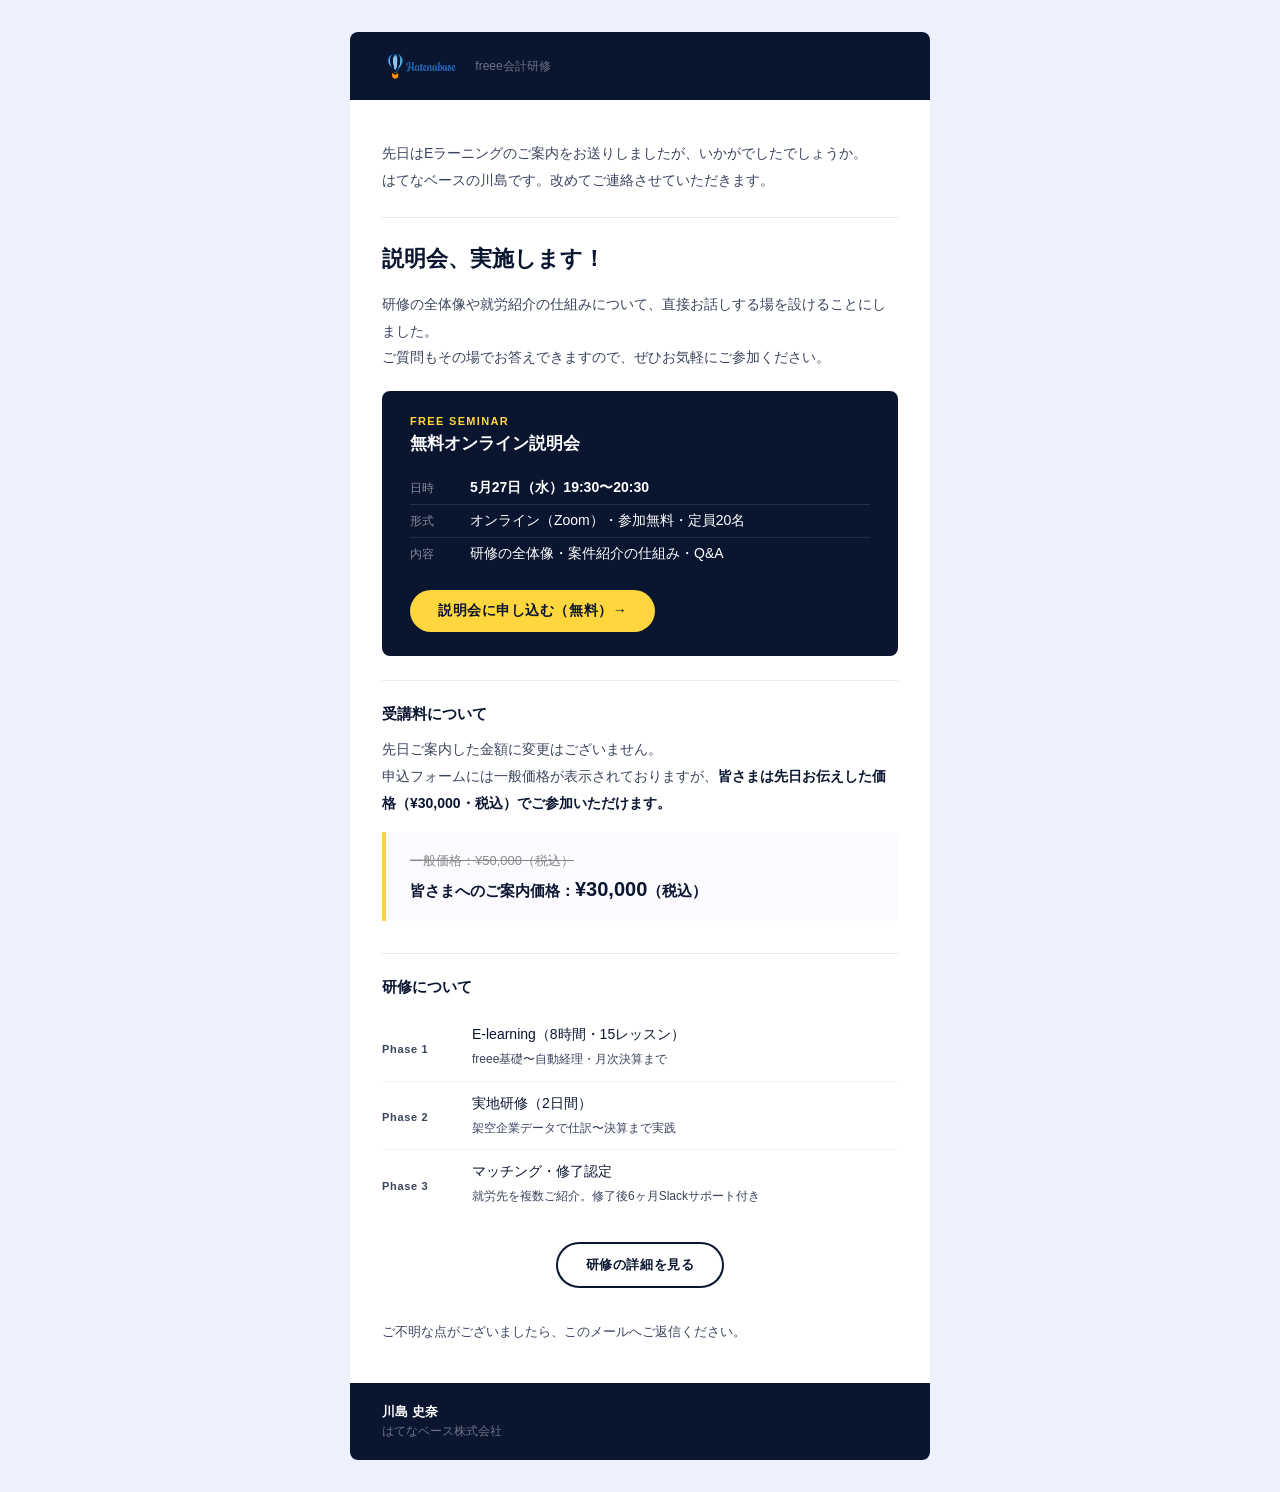
<file: email.html>
<!DOCTYPE html>
<html lang="ja">
<head>
<meta charset="UTF-8" />
<meta name="viewport" content="width=device-width, initial-scale=1" />
</head>
<body style="margin:0;padding:0;background:#eef1fc;font-family:'Helvetica Neue',Arial,'Hiragino Kaku Gothic ProN',Meiryo,sans-serif;color:#0a1530;">

<table width="100%" cellpadding="0" cellspacing="0" style="background:#eef1fc;padding:32px 16px;">
  <tr>
    <td align="center">
      <table width="580" cellpadding="0" cellspacing="0" style="max-width:580px;width:100%;background:#ffffff;border-radius:8px;overflow:hidden;">

        <!-- ヘッダー -->
        <tr>
          <td style="background:#0a1530;padding:20px 32px;">
            <img src="https://hatenabase.github.io/hatenabase-freee-training/images/hatenabase-logo.png" alt="Hatenabase" style="height:28px;vertical-align:middle;" />
            <span style="font-size:12px;color:rgba(255,255,255,0.4);margin-left:10px;vertical-align:middle;">freee会計研修</span>
          </td>
        </tr>

        <!-- 本文 -->
        <tr>
          <td style="padding:40px 32px;">

            <p style="margin:0 0 24px;font-size:14px;line-height:1.9;color:#3a445e;">
              先日はEラーニングのご案内をお送りしましたが、いかがでしたでしょうか。<br />
              はてなベースの川島です。改めてご連絡させていただきます。
            </p>

            <!-- 区切り -->
            <table width="100%" cellpadding="0" cellspacing="0" style="margin-bottom:24px;">
              <tr><td style="border-top:1px solid #e8eaf0;"></td></tr>
            </table>

            <h2 style="margin:0 0 16px;font-size:22px;font-weight:700;line-height:1.5;color:#0a1530;">
              説明会、実施します！
            </h2>

            <p style="margin:0 0 20px;font-size:14px;line-height:1.9;color:#3a445e;">
              研修の全体像や就労紹介の仕組みについて、直接お話しする場を設けることにしました。<br />
              ご質問もその場でお答えできますので、ぜひお気軽にご参加ください。
            </p>

            <!-- 説明会ボックス -->
            <table width="100%" cellpadding="0" cellspacing="0" style="background:#0a1530;border-radius:8px;margin-bottom:24px;">
              <tr>
                <td style="padding:24px 28px;">
                  <p style="margin:0 0 4px;font-size:11px;font-weight:700;letter-spacing:0.12em;color:#ffd63d;">FREE SEMINAR</p>
                  <h3 style="margin:0 0 16px;font-size:17px;font-weight:700;color:#ffffff;line-height:1.5;">無料オンライン説明会</h3>
                  <table width="100%" cellpadding="0" cellspacing="0" style="margin-bottom:20px;">
                    <tr>
                      <td style="padding:7px 0;border-bottom:1px solid rgba(255,255,255,0.1);vertical-align:top;">
                        <table width="100%" cellpadding="0" cellspacing="0">
                          <tr>
                            <td style="width:60px;font-size:12px;color:rgba(255,255,255,0.5);">日時</td>
                            <td style="font-size:14px;font-weight:700;color:#ffffff;">5月27日（水）19:30〜20:30</td>
                          </tr>
                        </table>
                      </td>
                    </tr>
                    <tr>
                      <td style="padding:7px 0;border-bottom:1px solid rgba(255,255,255,0.1);vertical-align:top;">
                        <table width="100%" cellpadding="0" cellspacing="0">
                          <tr>
                            <td style="width:60px;font-size:12px;color:rgba(255,255,255,0.5);">形式</td>
                            <td style="font-size:14px;color:#ffffff;">オンライン（Zoom）・参加無料・定員20名</td>
                          </tr>
                        </table>
                      </td>
                    </tr>
                    <tr>
                      <td style="padding:7px 0;vertical-align:top;">
                        <table width="100%" cellpadding="0" cellspacing="0">
                          <tr>
                            <td style="width:60px;font-size:12px;color:rgba(255,255,255,0.5);">内容</td>
                            <td style="font-size:14px;color:#ffffff;">研修の全体像・案件紹介の仕組み・Q&amp;A</td>
                          </tr>
                        </table>
                      </td>
                    </tr>
                  </table>
                  <a href="https://hatenabase-freee-training0527.peatix.com/view"
                     style="display:inline-block;background:#ffd63d;color:#0a1530;font-size:14px;font-weight:700;text-decoration:none;padding:12px 28px;border-radius:999px;letter-spacing:0.04em;">
                    説明会に申し込む（無料）→
                  </a>
                </td>
              </tr>
            </table>

            <!-- 区切り -->
            <table width="100%" cellpadding="0" cellspacing="0" style="margin-bottom:24px;">
              <tr><td style="border-top:1px solid #e8eaf0;"></td></tr>
            </table>

            <!-- 価格についての補足 -->
            <h3 style="margin:0 0 12px;font-size:15px;font-weight:700;color:#0a1530;">受講料について</h3>

            <p style="margin:0 0 16px;font-size:14px;line-height:1.9;color:#3a445e;">
              先日ご案内した金額に変更はございません。<br />
              申込フォームには一般価格が表示されておりますが、<strong style="color:#0a1530;">皆さまは先日お伝えした価格（¥30,000・税込）でご参加いただけます。</strong>
            </p>

            <!-- 価格ボックス -->
            <table width="100%" cellpadding="0" cellspacing="0" style="background:#fbfaff;border-left:4px solid #ffd63d;margin-bottom:32px;border-radius:0 6px 6px 0;">
              <tr>
                <td style="padding:16px 24px;">
                  <table width="100%" cellpadding="0" cellspacing="0">
                    <tr>
                      <td style="font-size:13px;color:#3a445e;padding:4px 0;">
                        <span style="color:#888;text-decoration:line-through;">一般価格：¥50,000（税込）</span>
                      </td>
                    </tr>
                    <tr>
                      <td style="font-size:15px;font-weight:700;color:#0a1530;padding:4px 0;">
                        皆さまへのご案内価格：<span style="font-size:20px;">¥30,000</span>（税込）
                      </td>
                    </tr>
                  </table>
                </td>
              </tr>
            </table>

            <!-- 区切り -->
            <table width="100%" cellpadding="0" cellspacing="0" style="margin-bottom:24px;">
              <tr><td style="border-top:1px solid #e8eaf0;"></td></tr>
            </table>

            <h3 style="margin:0 0 16px;font-size:15px;font-weight:700;color:#0a1530;">研修について</h3>

            <table width="100%" cellpadding="0" cellspacing="0" style="margin-bottom:24px;">
              <tr>
                <td style="padding:10px 0;border-bottom:1px solid #eef1fc;vertical-align:top;">
                  <table width="100%" cellpadding="0" cellspacing="0">
                    <tr>
                      <td style="width:90px;font-size:11px;font-weight:700;color:#3a445e;padding-top:3px;letter-spacing:0.06em;">Phase 1</td>
                      <td style="font-size:14px;color:#0a1530;line-height:1.7;">E-learning（8時間・15レッスン）<br /><span style="font-size:12px;color:#3a445e;">freee基礎〜自動経理・月次決算まで</span></td>
                    </tr>
                  </table>
                </td>
              </tr>
              <tr>
                <td style="padding:10px 0;border-bottom:1px solid #eef1fc;vertical-align:top;">
                  <table width="100%" cellpadding="0" cellspacing="0">
                    <tr>
                      <td style="width:90px;font-size:11px;font-weight:700;color:#3a445e;padding-top:3px;letter-spacing:0.06em;">Phase 2</td>
                      <td style="font-size:14px;color:#0a1530;line-height:1.7;">実地研修（2日間）<br /><span style="font-size:12px;color:#3a445e;">架空企業データで仕訳〜決算まで実践</span></td>
                    </tr>
                  </table>
                </td>
              </tr>
              <tr>
                <td style="padding:10px 0;vertical-align:top;">
                  <table width="100%" cellpadding="0" cellspacing="0">
                    <tr>
                      <td style="width:90px;font-size:11px;font-weight:700;color:#3a445e;padding-top:3px;letter-spacing:0.06em;">Phase 3</td>
                      <td style="font-size:14px;color:#0a1530;line-height:1.7;">マッチング・修了認定<br /><span style="font-size:12px;color:#3a445e;">就労先を複数ご紹介。修了後6ヶ月Slackサポート付き</span></td>
                    </tr>
                  </table>
                </td>
              </tr>
            </table>

            <!-- LPボタン -->
            <table width="100%" cellpadding="0" cellspacing="0" style="margin-bottom:32px;">
              <tr>
                <td align="center">
                  <a href="https://hatenabase.github.io/hatenabase-freee-training/pop_v2.html"
                     style="display:inline-block;background:#ffffff;color:#0a1530;font-size:13px;font-weight:700;text-decoration:none;padding:12px 28px;border-radius:999px;letter-spacing:0.04em;border:2px solid #0a1530;">
                    研修の詳細を見る
                  </a>
                </td>
              </tr>
            </table>

            <p style="margin:0;font-size:13px;color:#3a445e;line-height:1.8;">
              ご不明な点がございましたら、このメールへご返信ください。
            </p>

          </td>
        </tr>

        <!-- フッター -->
        <tr>
          <td style="background:#0a1530;padding:20px 32px;">
            <p style="margin:0 0 2px;font-size:13px;font-weight:700;color:#ffffff;">川島 史奈</p>
            <p style="margin:0;font-size:12px;color:rgba(255,255,255,0.4);">はてなベース株式会社</p>
          </td>
        </tr>

      </table>
    </td>
  </tr>
</table>

</body>
</html>
</file>
